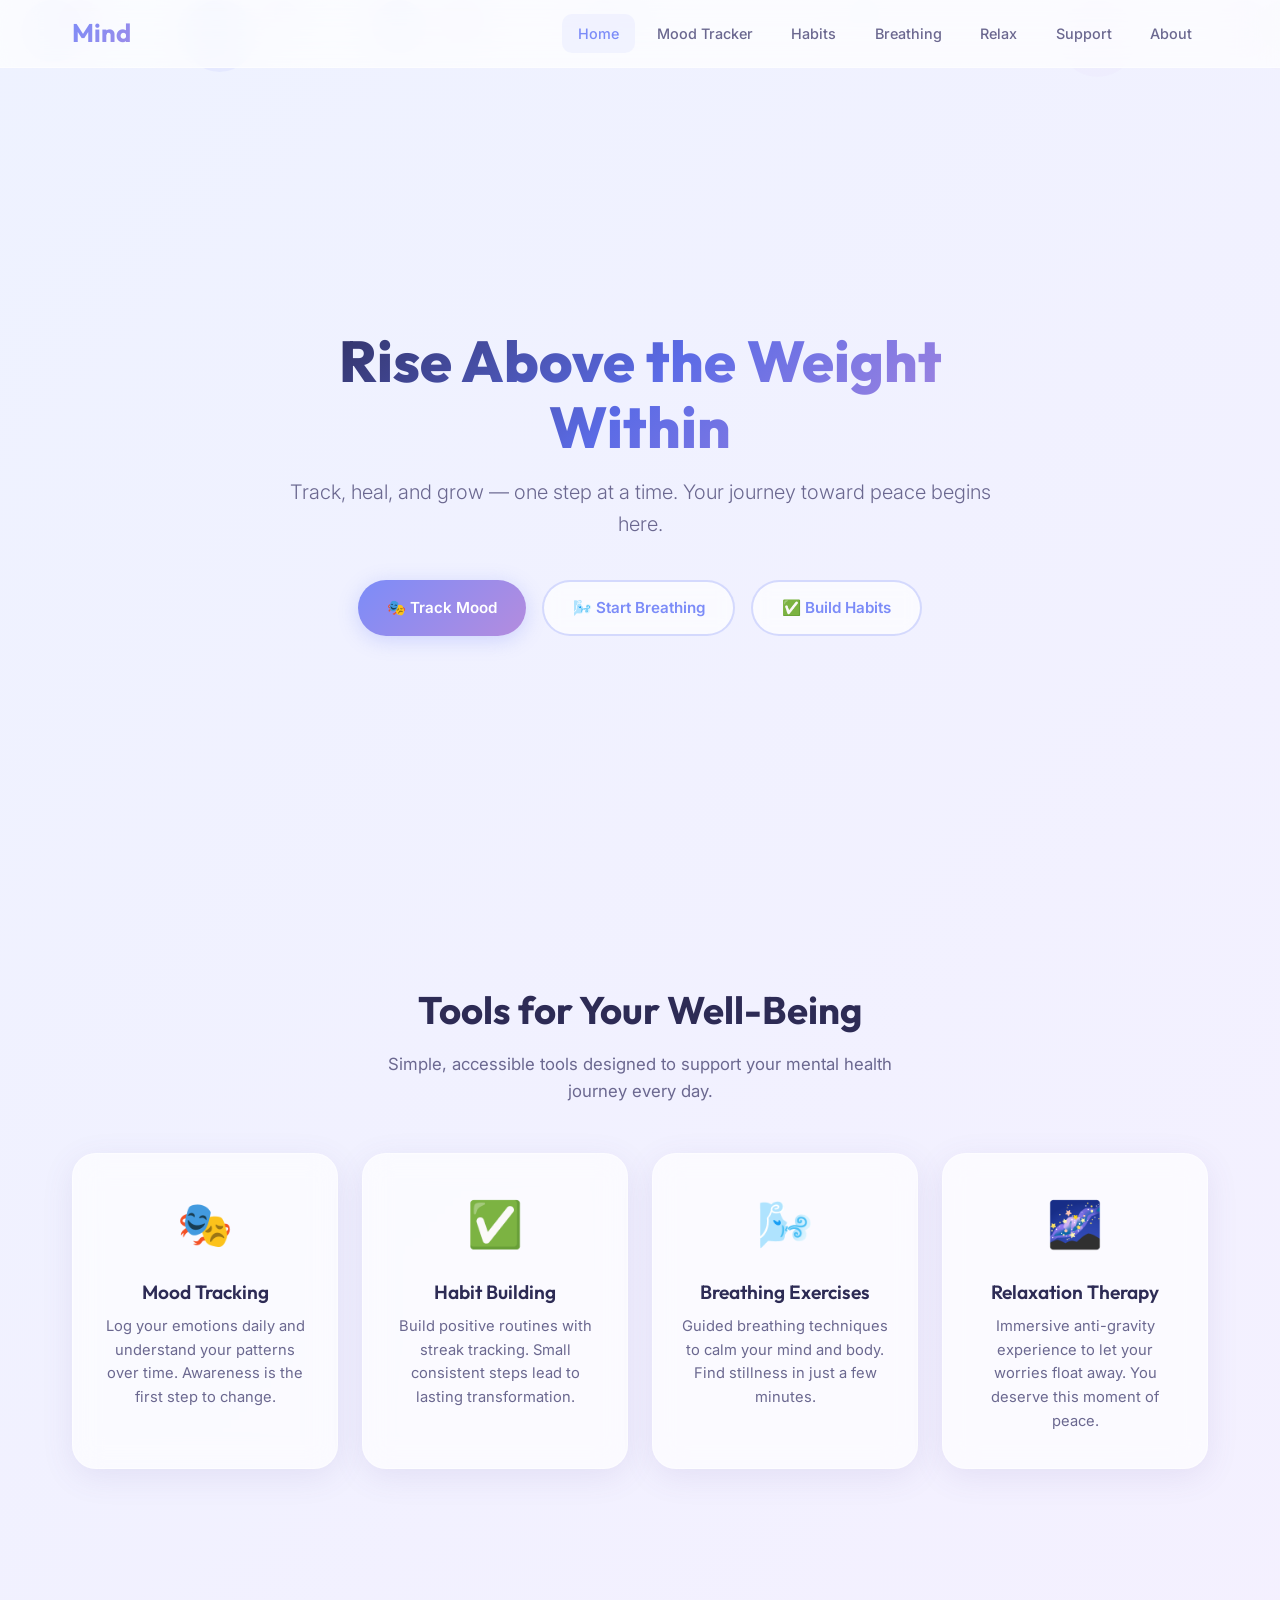
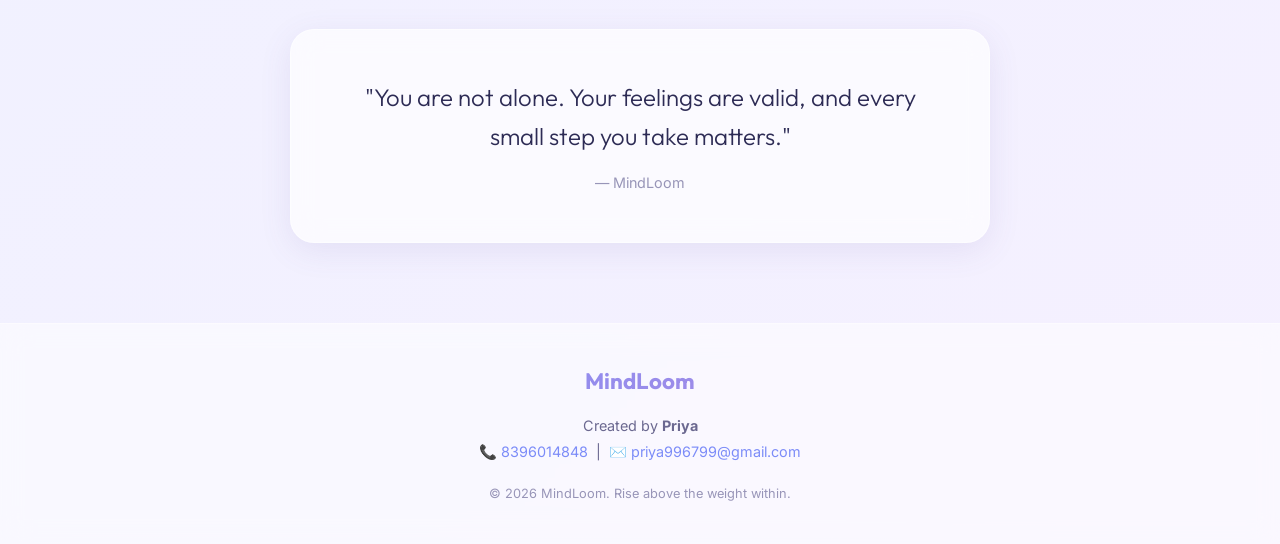
<file: index.html>
<!DOCTYPE html>
<html lang="en">
<head>
  <meta charset="UTF-8">
  <meta name="viewport" content="width=device-width, initial-scale=1.0">
  <meta name="description" content="MindLoom – Track, heal, and grow one step at a time. Tools for mood tracking, habit building, breathing exercises, and relaxation therapy.">
  <title>MindLoom – Rise Above the Weight Within</title>
  <link rel="stylesheet" href="style.css">
</head>
<body>

  <!-- Navigation -->
  <nav class="navbar" id="navbar">
    <div class="nav-container">
      <a href="index.html" class="nav-logo">Mind<span>Loom</span></a>
      <div class="nav-links" id="nav-links">
        <a href="index.html">Home</a>
        <a href="mood.html">Mood Tracker</a>
        <a href="habits.html">Habits</a>
        <a href="breathing.html">Breathing</a>
        <a href="relax.html">Relax</a>
        <a href="support.html">Support</a>
        <a href="about.html">About</a>
      </div>
      <button class="hamburger" id="hamburger" aria-label="Toggle menu">
        <span></span><span></span><span></span>
      </button>
    </div>
  </nav>
  <div class="nav-overlay" id="nav-overlay"></div>

  <!-- Hero Section -->
  <section class="hero" id="hero">
    <div class="hero-bg" id="hero-bg"></div>
    <div class="hero-content">
      <h1>Rise Above the Weight Within</h1>
      <p>Track, heal, and grow — one step at a time. Your journey toward peace begins here.</p>
      <div class="hero-buttons">
        <a href="mood.html" class="btn btn-primary">🎭 Track Mood</a>
        <a href="breathing.html" class="btn btn-outline">🌬️ Start Breathing</a>
        <a href="habits.html" class="btn btn-outline">✅ Build Habits</a>
      </div>
    </div>
  </section>

  <!-- Features Section -->
  <section class="section" id="features">
    <h2 class="section-title fade-in">Tools for Your Well-Being</h2>
    <p class="section-sub fade-in">Simple, accessible tools designed to support your mental health journey every day.</p>

    <div class="features-grid">
      <div class="feature-card fade-in">
        <div class="feature-icon">🎭</div>
        <h3>Mood Tracking</h3>
        <p>Log your emotions daily and understand your patterns over time. Awareness is the first step to change.</p>
      </div>
      <div class="feature-card fade-in">
        <div class="feature-icon">✅</div>
        <h3>Habit Building</h3>
        <p>Build positive routines with streak tracking. Small consistent steps lead to lasting transformation.</p>
      </div>
      <div class="feature-card fade-in">
        <div class="feature-icon">🌬️</div>
        <h3>Breathing Exercises</h3>
        <p>Guided breathing techniques to calm your mind and body. Find stillness in just a few minutes.</p>
      </div>
      <div class="feature-card fade-in">
        <div class="feature-icon">🌌</div>
        <h3>Relaxation Therapy</h3>
        <p>Immersive anti-gravity experience to let your worries float away. You deserve this moment of peace.</p>
      </div>
    </div>
  </section>

  <!-- Inspirational Quote -->
  <section class="section text-center fade-in">
    <div class="glass-card" style="max-width:700px;margin:0 auto;padding:3rem;">
      <p style="font-family:var(--font-display);font-size:1.5rem;font-weight:300;color:var(--text);line-height:1.6;">
        "You are not alone. Your feelings are valid, and every small step you take matters."
      </p>
      <p style="color:var(--text-muted);margin-top:1rem;font-size:0.9rem;">— MindLoom</p>
    </div>
  </section>

  <!-- Footer -->
  <footer class="footer">
    <div class="footer-content">
      <div class="footer-logo">MindLoom</div>
      <div class="footer-info">
        <p>Created by <strong>Priya</strong></p>
        <p>📞 <a href="tel:8396014848">8396014848</a> &nbsp;|&nbsp; ✉️ <a href="mailto:priya996799@gmail.com">priya996799@gmail.com</a></p>
      </div>
      <div class="footer-bottom">
        <p>&copy; 2026 MindLoom. Rise above the weight within.</p>
      </div>
    </div>
  </footer>

  <script src="script.js"></script>
</body>
</html>
</file>
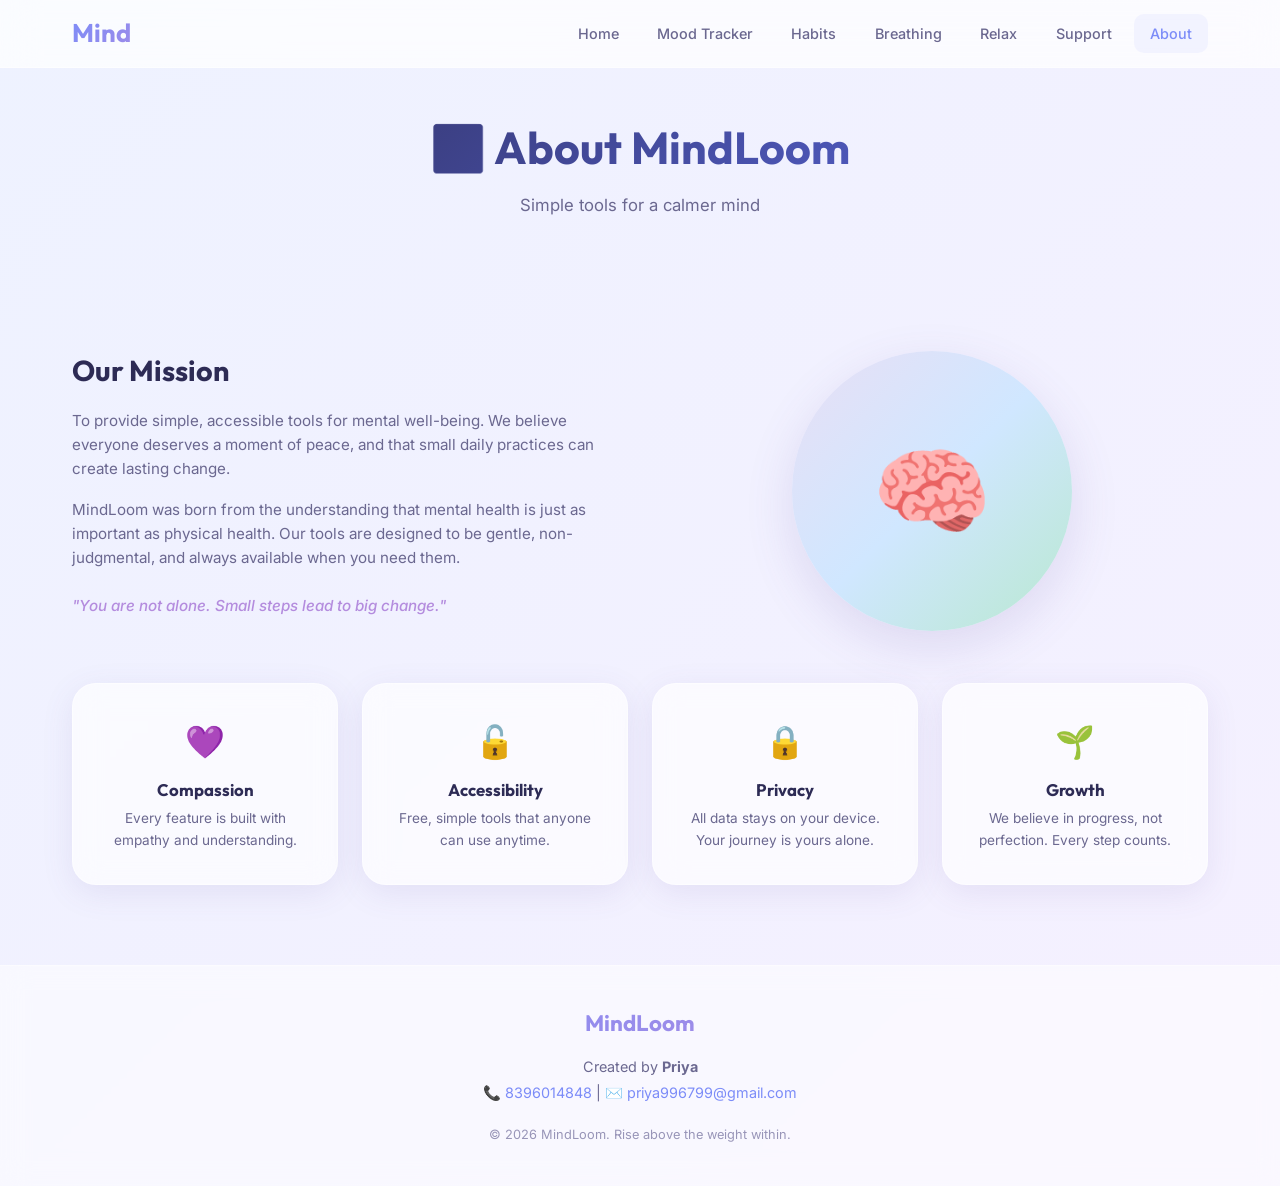
<file: about.html>
<!DOCTYPE html>
<html lang="en">
<head>
  <meta charset="UTF-8">
  <meta name="viewport" content="width=device-width, initial-scale=1.0">
  <meta name="description" content="About MindLoom – Our mission to provide simple, accessible tools for mental well-being.">
  <title>About – MindLoom</title>
  <link rel="stylesheet" href="style.css">
</head>
<body>
  <nav class="navbar" id="navbar">
    <div class="nav-container">
      <a href="index.html" class="nav-logo">Mind<span>Loom</span></a>
      <div class="nav-links" id="nav-links">
        <a href="index.html">Home</a>
        <a href="mood.html">Mood Tracker</a>
        <a href="habits.html">Habits</a>
        <a href="breathing.html">Breathing</a>
        <a href="relax.html">Relax</a>
        <a href="support.html">Support</a>
        <a href="about.html">About</a>
      </div>
      <button class="hamburger" id="hamburger" aria-label="Toggle menu"><span></span><span></span><span></span></button>
    </div>
  </nav>
  <div class="nav-overlay" id="nav-overlay"></div>

  <div class="page-header">
    <h1>ℹ️ About MindLoom</h1>
    <p>Simple tools for a calmer mind</p>
  </div>

  <section class="section">
    <div class="about-grid fade-in">
      <div class="about-text">
        <h2>Our Mission</h2>
        <p>To provide simple, accessible tools for mental well-being. We believe everyone deserves a moment of peace, and that small daily practices can create lasting change.</p>
        <p>MindLoom was born from the understanding that mental health is just as important as physical health. Our tools are designed to be gentle, non-judgmental, and always available when you need them.</p>
        <p style="font-style:italic;color:var(--accent);font-weight:500;margin-top:1.5rem;">
          "You are not alone. Small steps lead to big change."
        </p>
      </div>
      <div class="about-visual">
        <div class="about-illustration">🧠</div>
      </div>
    </div>

    <div class="values-grid fade-in">
      <div class="value-card"><div class="v-icon">💜</div><h3>Compassion</h3><p>Every feature is built with empathy and understanding.</p></div>
      <div class="value-card"><div class="v-icon">🔓</div><h3>Accessibility</h3><p>Free, simple tools that anyone can use anytime.</p></div>
      <div class="value-card"><div class="v-icon">🔒</div><h3>Privacy</h3><p>All data stays on your device. Your journey is yours alone.</p></div>
      <div class="value-card"><div class="v-icon">🌱</div><h3>Growth</h3><p>We believe in progress, not perfection. Every step counts.</p></div>
    </div>
  </section>

  <footer class="footer">
    <div class="footer-content">
      <div class="footer-logo">MindLoom</div>
      <div class="footer-info">
        <p>Created by <strong>Priya</strong></p>
        <p>📞 <a href="tel:8396014848">8396014848</a> | ✉️ <a href="mailto:priya996799@gmail.com">priya996799@gmail.com</a></p>
      </div>
      <div class="footer-bottom"><p>&copy; 2026 MindLoom. Rise above the weight within.</p></div>
    </div>
  </footer>
  <script src="script.js"></script>
</body>
</html>
</file>
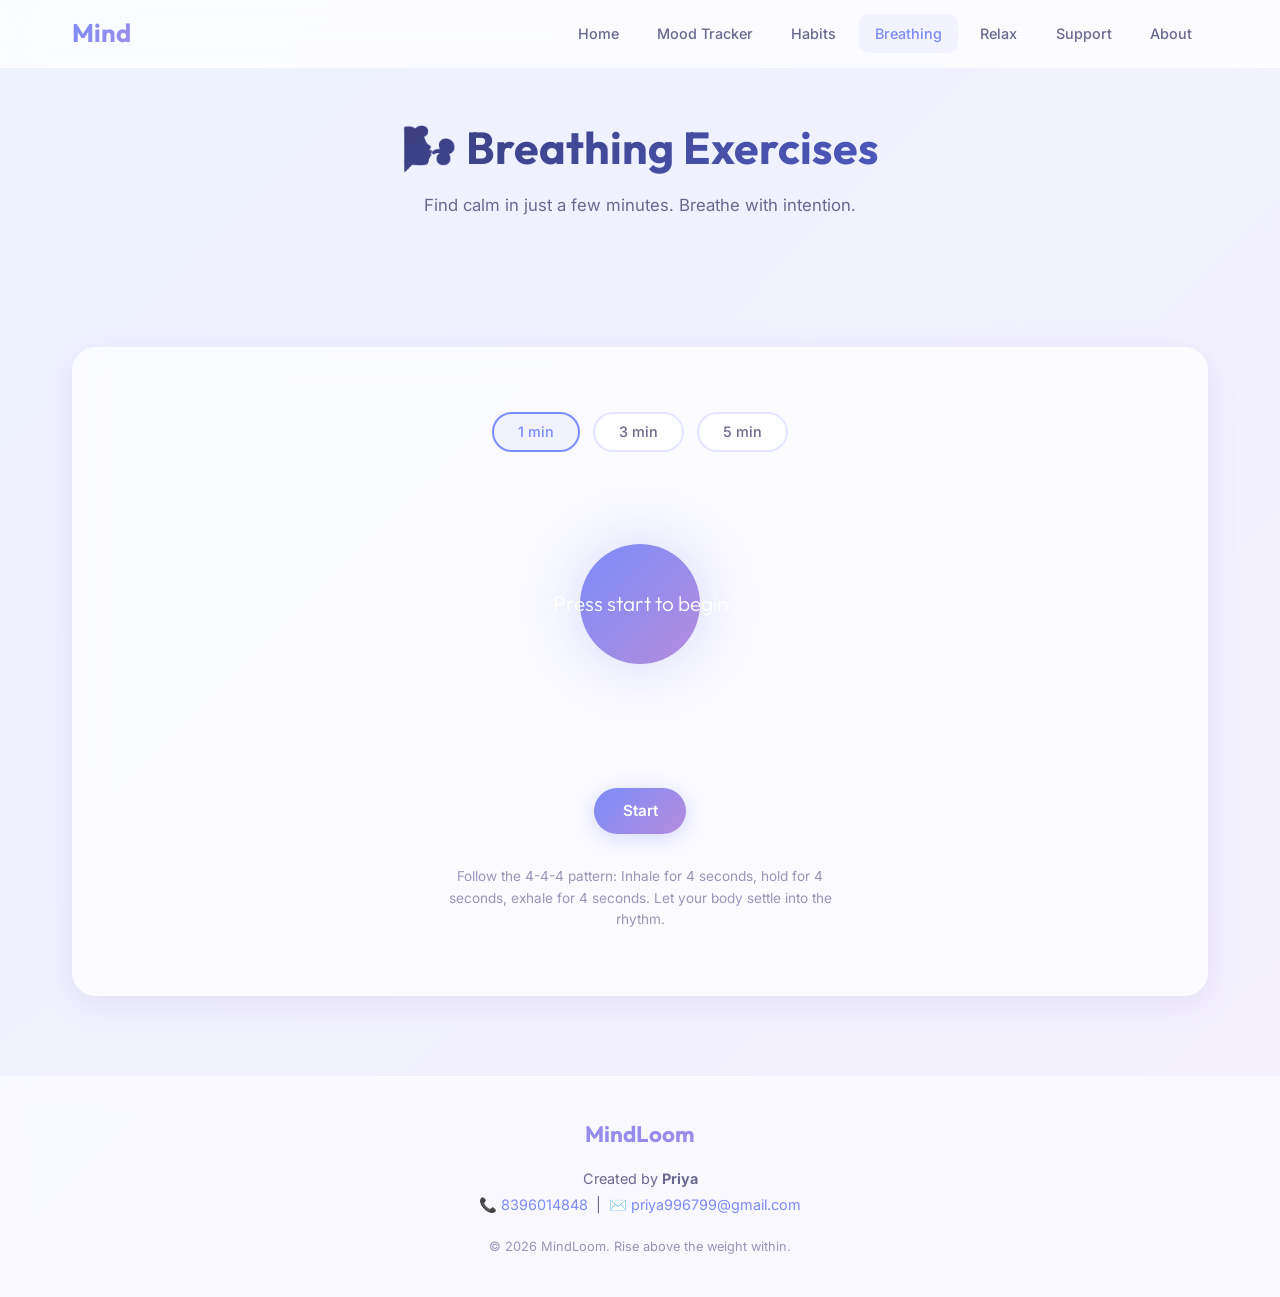
<file: breathing.html>
<!DOCTYPE html>
<html lang="en">
<head>
  <meta charset="UTF-8">
  <meta name="viewport" content="width=device-width, initial-scale=1.0">
  <meta name="description" content="MindLoom Breathing Exercises – Guided breathing techniques to calm your mind and reduce anxiety.">
  <title>Breathing Exercises – MindLoom</title>
  <link rel="stylesheet" href="style.css">
</head>
<body>
  <nav class="navbar" id="navbar">
    <div class="nav-container">
      <a href="index.html" class="nav-logo">Mind<span>Loom</span></a>
      <div class="nav-links" id="nav-links">
        <a href="index.html">Home</a>
        <a href="mood.html">Mood Tracker</a>
        <a href="habits.html">Habits</a>
        <a href="breathing.html">Breathing</a>
        <a href="relax.html">Relax</a>
        <a href="support.html">Support</a>
        <a href="about.html">About</a>
      </div>
      <button class="hamburger" id="hamburger" aria-label="Toggle menu"><span></span><span></span><span></span></button>
    </div>
  </nav>
  <div class="nav-overlay" id="nav-overlay"></div>

  <div class="page-header">
    <h1>🌬️ Breathing Exercises</h1>
    <p>Find calm in just a few minutes. Breathe with intention.</p>
  </div>

  <section class="section">
    <div class="glass-card fade-in">
      <div class="breathing-container">
        <div class="timer-options">
          <button class="timer-btn active" data-duration="60">1 min</button>
          <button class="timer-btn" data-duration="180">3 min</button>
          <button class="timer-btn" data-duration="300">5 min</button>
        </div>
        <div class="breathing-circle-wrap">
          <div class="breathing-circle" id="breathing-circle"></div>
          <span class="breathing-text" id="breathing-guide">Press start to begin</span>
        </div>
        <div class="breathing-timer" id="breathing-timer"></div>
        <button class="btn btn-primary" id="breathing-start">Start</button>
        <p style="color:var(--text-muted);font-size:0.85rem;text-align:center;max-width:400px;">
          Follow the 4-4-4 pattern: Inhale for 4 seconds, hold for 4 seconds, exhale for 4 seconds. Let your body settle into the rhythm.
        </p>
      </div>
    </div>
  </section>

  <footer class="footer">
    <div class="footer-content">
      <div class="footer-logo">MindLoom</div>
      <div class="footer-info">
        <p>Created by <strong>Priya</strong></p>
        <p>📞 <a href="tel:8396014848">8396014848</a> &nbsp;|&nbsp; ✉️ <a href="mailto:priya996799@gmail.com">priya996799@gmail.com</a></p>
      </div>
      <div class="footer-bottom"><p>&copy; 2026 MindLoom. Rise above the weight within.</p></div>
    </div>
  </footer>
  <script src="script.js"></script>
</body>
</html>
</file>
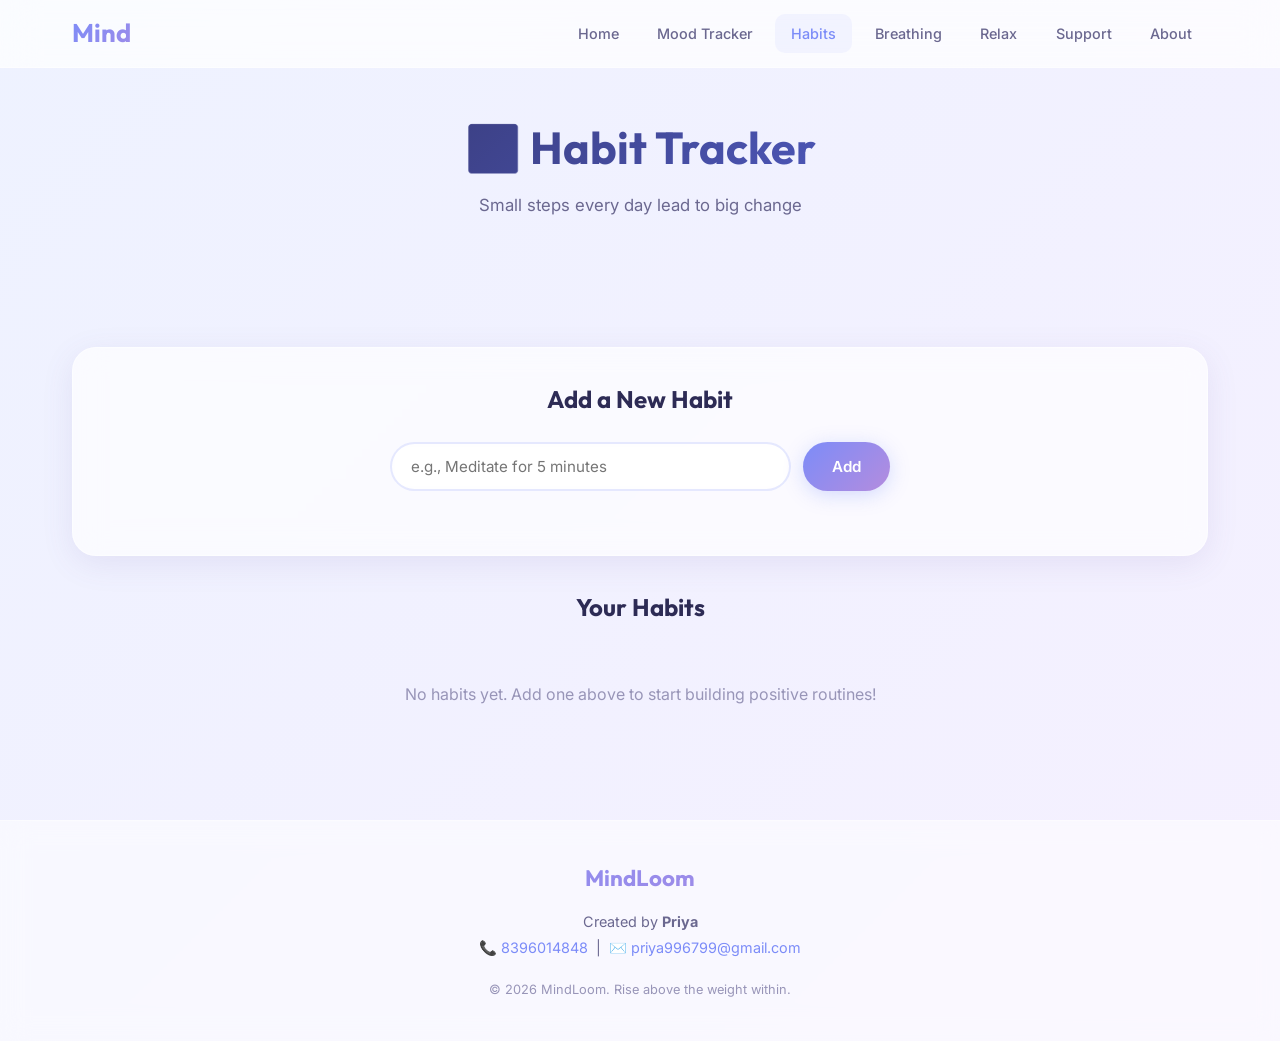
<file: habits.html>
<!DOCTYPE html>
<html lang="en">
<head>
  <meta charset="UTF-8">
  <meta name="viewport" content="width=device-width, initial-scale=1.0">
  <meta name="description" content="MindLoom Habit Tracker – Build positive daily routines and track your streaks.">
  <title>Habit Tracker – MindLoom</title>
  <link rel="stylesheet" href="style.css">
</head>
<body>
  <nav class="navbar" id="navbar">
    <div class="nav-container">
      <a href="index.html" class="nav-logo">Mind<span>Loom</span></a>
      <div class="nav-links" id="nav-links">
        <a href="index.html">Home</a>
        <a href="mood.html">Mood Tracker</a>
        <a href="habits.html">Habits</a>
        <a href="breathing.html">Breathing</a>
        <a href="relax.html">Relax</a>
        <a href="support.html">Support</a>
        <a href="about.html">About</a>
      </div>
      <button class="hamburger" id="hamburger" aria-label="Toggle menu"><span></span><span></span><span></span></button>
    </div>
  </nav>
  <div class="nav-overlay" id="nav-overlay"></div>

  <div class="page-header">
    <h1>✅ Habit Tracker</h1>
    <p>Small steps every day lead to big change</p>
  </div>

  <section class="section">
    <div class="glass-card fade-in">
      <h2 style="font-family:var(--font-display);text-align:center;margin-bottom:1.5rem;">Add a New Habit</h2>
      <div class="habit-input-group">
        <input type="text" id="habit-input" placeholder="e.g., Meditate for 5 minutes" maxlength="60">
        <button class="btn btn-primary" id="add-habit-btn">Add</button>
      </div>
    </div>
    <div class="fade-in mt-2">
      <h2 style="font-family:var(--font-display);text-align:center;margin-bottom:1.5rem;">Your Habits</h2>
      <div class="habit-list" id="habit-list"></div>
    </div>
  </section>

  <footer class="footer">
    <div class="footer-content">
      <div class="footer-logo">MindLoom</div>
      <div class="footer-info">
        <p>Created by <strong>Priya</strong></p>
        <p>📞 <a href="tel:8396014848">8396014848</a> &nbsp;|&nbsp; ✉️ <a href="mailto:priya996799@gmail.com">priya996799@gmail.com</a></p>
      </div>
      <div class="footer-bottom"><p>&copy; 2026 MindLoom. Rise above the weight within.</p></div>
    </div>
  </footer>
  <script src="script.js"></script>
</body>
</html>
</file>
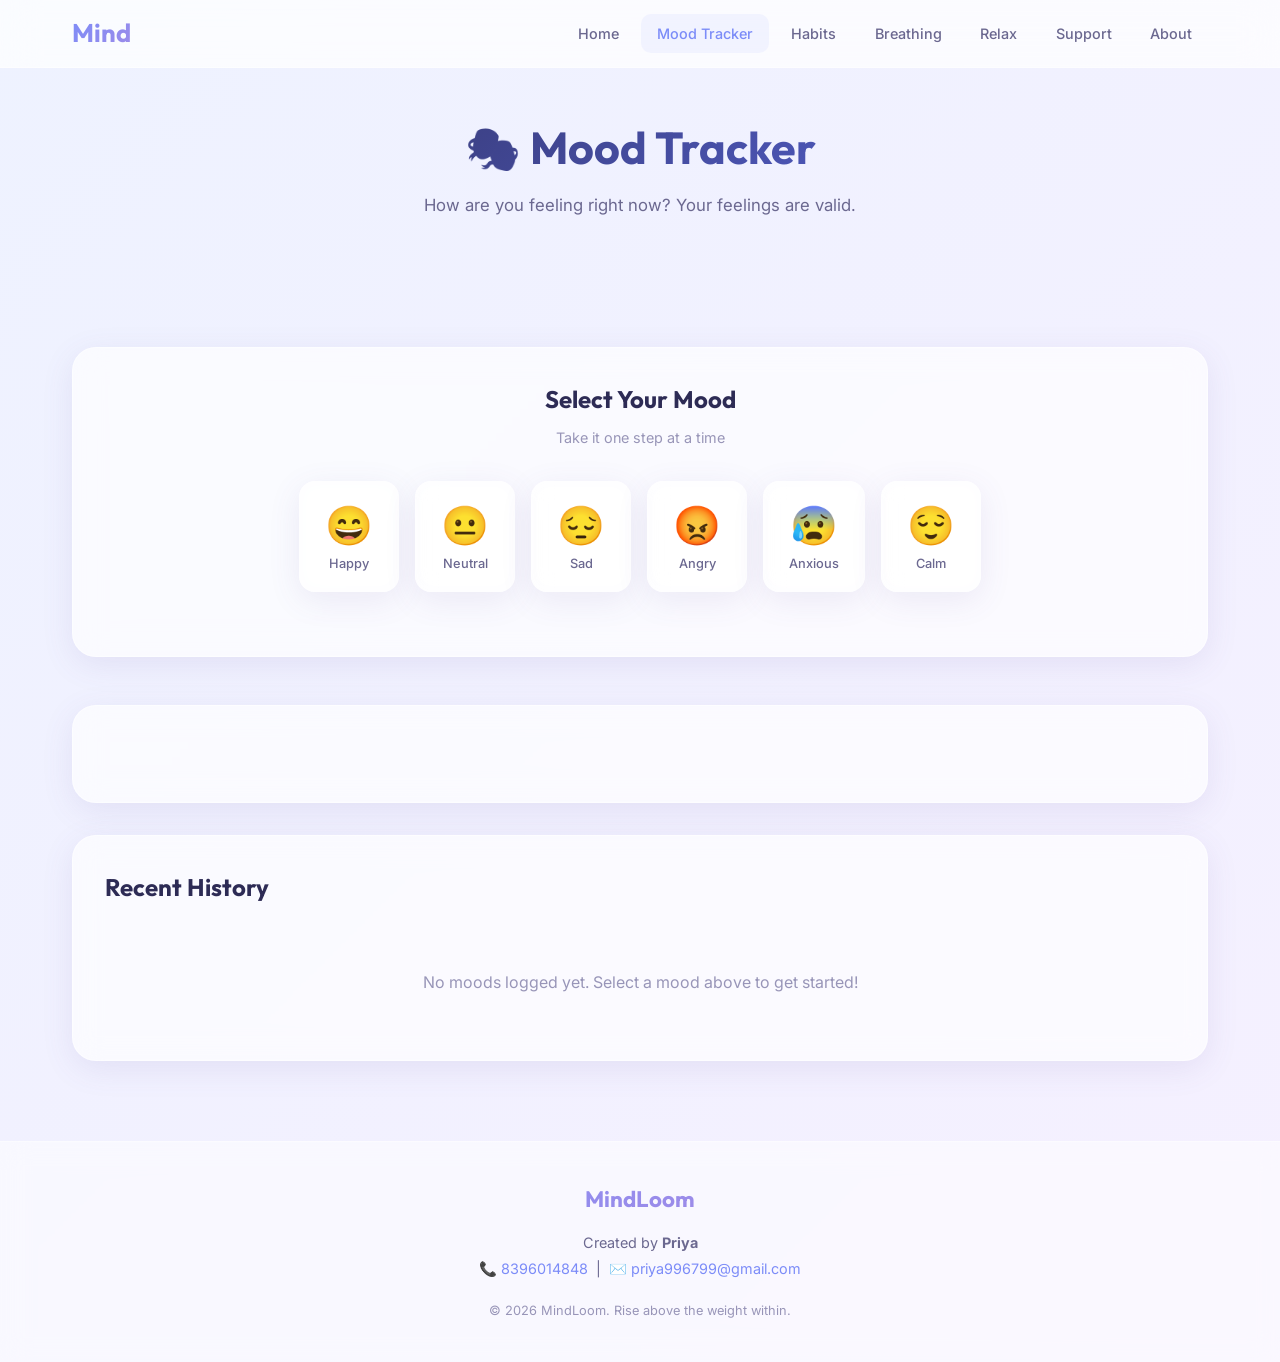
<file: mood.html>
<!DOCTYPE html>
<html lang="en">
<head>
  <meta charset="UTF-8">
  <meta name="viewport" content="width=device-width, initial-scale=1.0">
  <meta name="description" content="MindLoom Mood Tracker – Log your daily emotions and understand your patterns over time.">
  <title>Mood Tracker – MindLoom</title>
  <link rel="stylesheet" href="style.css">
</head>
<body>
  <nav class="navbar" id="navbar">
    <div class="nav-container">
      <a href="index.html" class="nav-logo">Mind<span>Loom</span></a>
      <div class="nav-links" id="nav-links">
        <a href="index.html">Home</a>
        <a href="mood.html">Mood Tracker</a>
        <a href="habits.html">Habits</a>
        <a href="breathing.html">Breathing</a>
        <a href="relax.html">Relax</a>
        <a href="support.html">Support</a>
        <a href="about.html">About</a>
      </div>
      <button class="hamburger" id="hamburger" aria-label="Toggle menu"><span></span><span></span><span></span></button>
    </div>
  </nav>
  <div class="nav-overlay" id="nav-overlay"></div>

  <div class="page-header">
    <h1>🎭 Mood Tracker</h1>
    <p>How are you feeling right now? Your feelings are valid.</p>
  </div>

  <section class="section">
    <div class="glass-card fade-in">
      <h2 style="font-family:var(--font-display);text-align:center;margin-bottom:0.5rem;">Select Your Mood</h2>
      <p style="text-align:center;color:var(--text-muted);margin-bottom:1rem;font-size:0.9rem;">Take it one step at a time</p>
      <div class="mood-selector" id="mood-selector"></div>
    </div>
    <div class="glass-card fade-in mt-3"><div class="mood-chart" id="mood-chart"></div></div>
    <div class="glass-card fade-in mt-2">
      <h2 style="font-family:var(--font-display);margin-bottom:1rem;">Recent History</h2>
      <div class="mood-history" id="mood-history"></div>
    </div>
  </section>

  <footer class="footer">
    <div class="footer-content">
      <div class="footer-logo">MindLoom</div>
      <div class="footer-info">
        <p>Created by <strong>Priya</strong></p>
        <p>📞 <a href="tel:8396014848">8396014848</a> &nbsp;|&nbsp; ✉️ <a href="mailto:priya996799@gmail.com">priya996799@gmail.com</a></p>
      </div>
      <div class="footer-bottom"><p>&copy; 2026 MindLoom. Rise above the weight within.</p></div>
    </div>
  </footer>
  <script src="script.js"></script>
</body>
</html>
</file>
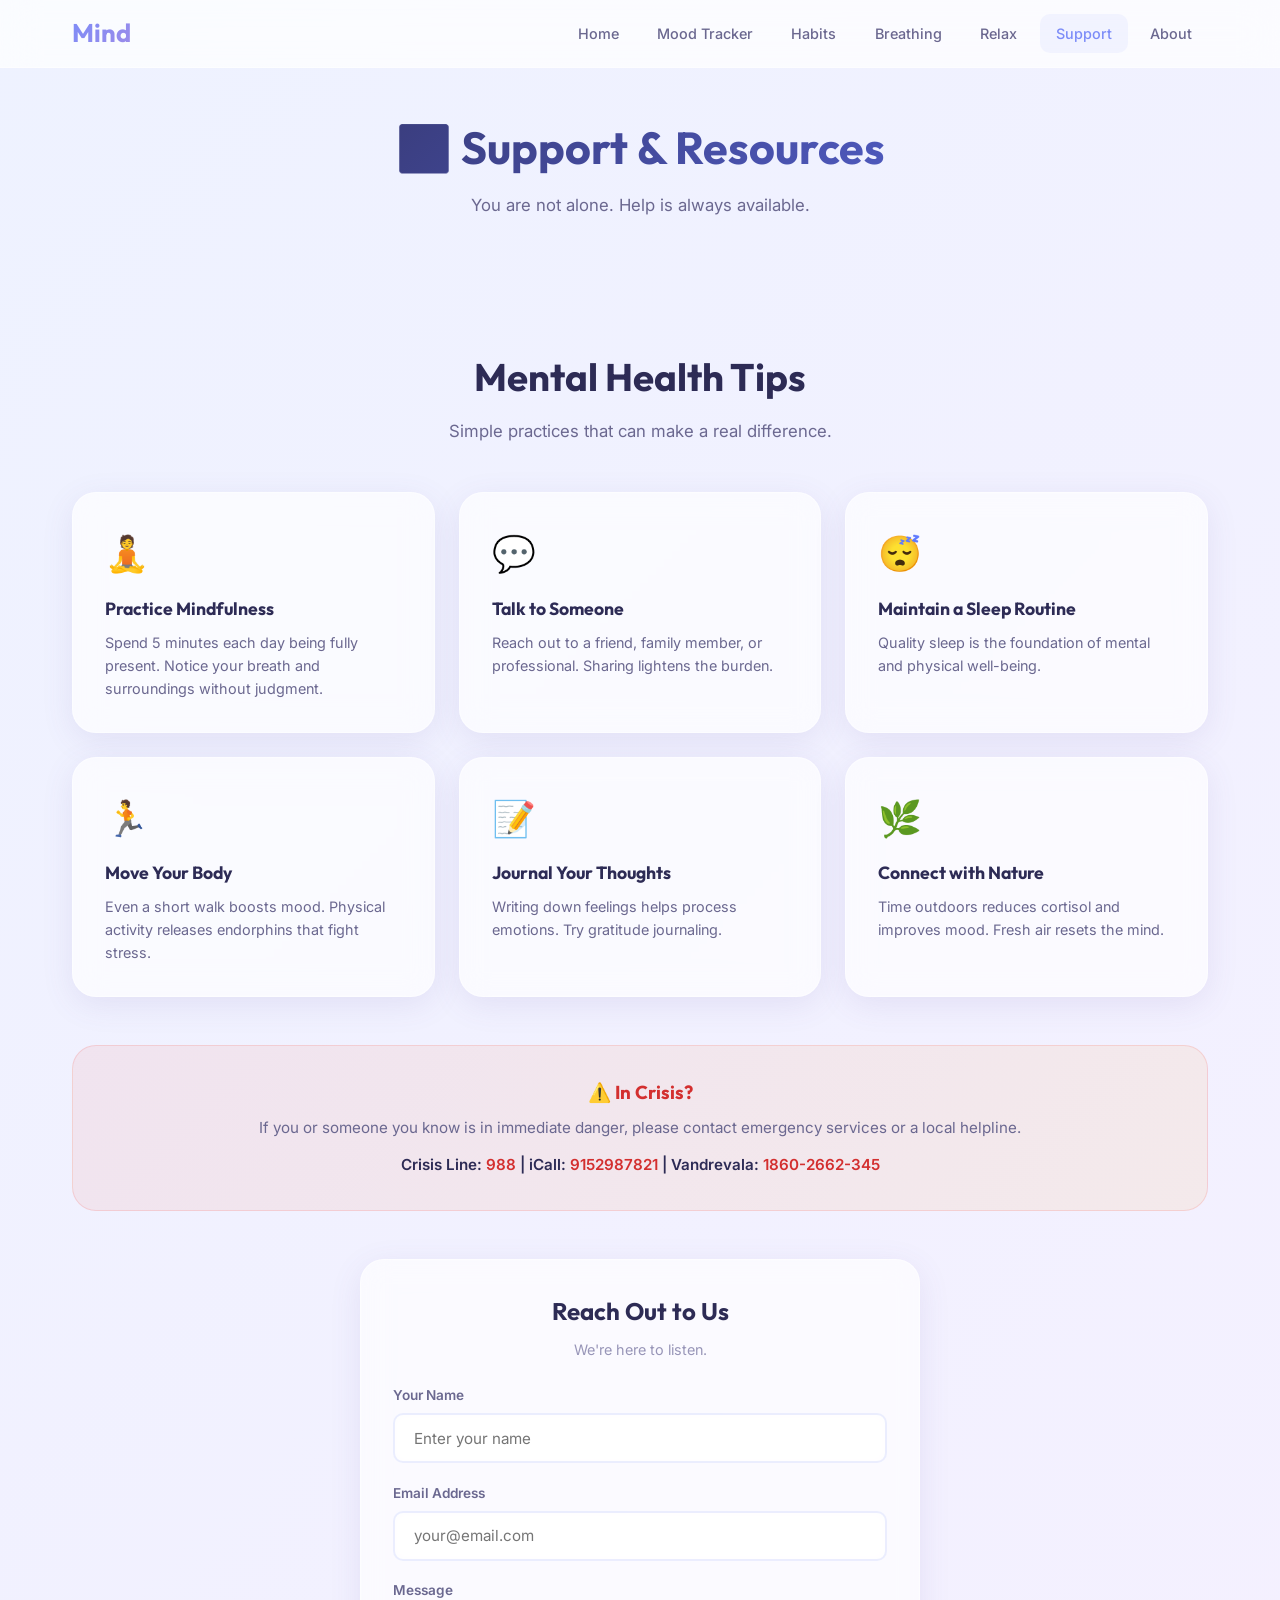
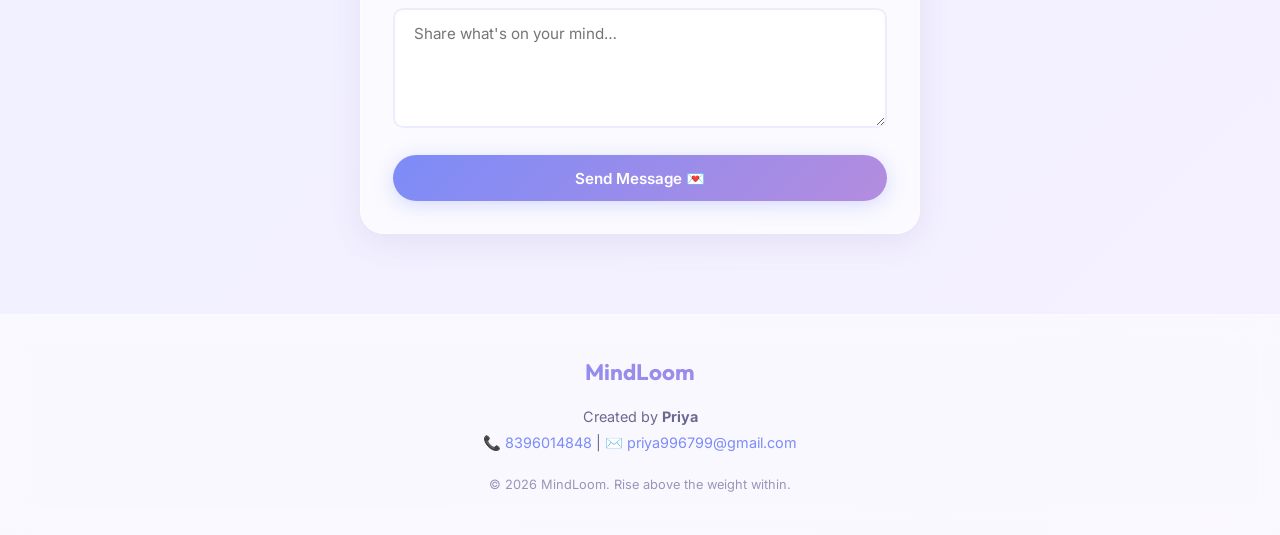
<file: support.html>
<!DOCTYPE html>
<html lang="en">
<head>
  <meta charset="UTF-8">
  <meta name="viewport" content="width=device-width, initial-scale=1.0">
  <meta name="description" content="MindLoom Support – Mental health tips, emergency resources, and a way to reach out.">
  <title>Support – MindLoom</title>
  <link rel="stylesheet" href="style.css">
</head>
<body>
  <nav class="navbar" id="navbar">
    <div class="nav-container">
      <a href="index.html" class="nav-logo">Mind<span>Loom</span></a>
      <div class="nav-links" id="nav-links">
        <a href="index.html">Home</a>
        <a href="mood.html">Mood Tracker</a>
        <a href="habits.html">Habits</a>
        <a href="breathing.html">Breathing</a>
        <a href="relax.html">Relax</a>
        <a href="support.html">Support</a>
        <a href="about.html">About</a>
      </div>
      <button class="hamburger" id="hamburger" aria-label="Toggle menu"><span></span><span></span><span></span></button>
    </div>
  </nav>
  <div class="nav-overlay" id="nav-overlay"></div>

  <div class="page-header">
    <h1>🆘 Support & Resources</h1>
    <p>You are not alone. Help is always available.</p>
  </div>

  <section class="section">
    <h2 class="section-title fade-in">Mental Health Tips</h2>
    <p class="section-sub fade-in">Simple practices that can make a real difference.</p>
    <div class="tips-grid">
      <div class="tip-card fade-in"><div class="tip-icon">🧘</div><h3>Practice Mindfulness</h3><p>Spend 5 minutes each day being fully present. Notice your breath and surroundings without judgment.</p></div>
      <div class="tip-card fade-in"><div class="tip-icon">💬</div><h3>Talk to Someone</h3><p>Reach out to a friend, family member, or professional. Sharing lightens the burden.</p></div>
      <div class="tip-card fade-in"><div class="tip-icon">😴</div><h3>Maintain a Sleep Routine</h3><p>Quality sleep is the foundation of mental and physical well-being.</p></div>
      <div class="tip-card fade-in"><div class="tip-icon">🏃</div><h3>Move Your Body</h3><p>Even a short walk boosts mood. Physical activity releases endorphins that fight stress.</p></div>
      <div class="tip-card fade-in"><div class="tip-icon">📝</div><h3>Journal Your Thoughts</h3><p>Writing down feelings helps process emotions. Try gratitude journaling.</p></div>
      <div class="tip-card fade-in"><div class="tip-icon">🌿</div><h3>Connect with Nature</h3><p>Time outdoors reduces cortisol and improves mood. Fresh air resets the mind.</p></div>
    </div>

    <div class="emergency-card fade-in">
      <h3>⚠️ In Crisis?</h3>
      <p>If you or someone you know is in immediate danger, please contact emergency services or a local helpline.</p>
      <p style="margin-top:0.8rem;font-weight:600;color:var(--text);">
        Crisis Line: <a href="tel:988" style="color:#d32f2f;">988</a> |
        iCall: <a href="tel:9152987821" style="color:#d32f2f;">9152987821</a> |
        Vandrevala: <a href="tel:18602662345" style="color:#d32f2f;">1860-2662-345</a>
      </p>
    </div>

    <div class="glass-card fade-in" style="max-width:560px;margin:0 auto;">
      <h2 style="font-family:var(--font-display);text-align:center;margin-bottom:0.5rem;">Reach Out to Us</h2>
      <p style="text-align:center;color:var(--text-muted);margin-bottom:1.5rem;font-size:0.9rem;">We're here to listen.</p>
      <form class="contact-form" onsubmit="event.preventDefault();alert('Thank you for reaching out. 💙');this.reset();">
        <div class="form-group">
          <label for="contact-name">Your Name</label>
          <input type="text" id="contact-name" placeholder="Enter your name" required>
        </div>
        <div class="form-group">
          <label for="contact-email">Email Address</label>
          <input type="email" id="contact-email" placeholder="your@email.com" required>
        </div>
        <div class="form-group">
          <label for="contact-message">Message</label>
          <textarea id="contact-message" placeholder="Share what's on your mind…" required></textarea>
        </div>
        <button type="submit" class="btn btn-primary" style="width:100%;justify-content:center;">Send Message 💌</button>
      </form>
    </div>
  </section>

  <footer class="footer">
    <div class="footer-content">
      <div class="footer-logo">MindLoom</div>
      <div class="footer-info">
        <p>Created by <strong>Priya</strong></p>
        <p>📞 <a href="tel:8396014848">8396014848</a> | ✉️ <a href="mailto:priya996799@gmail.com">priya996799@gmail.com</a></p>
      </div>
      <div class="footer-bottom"><p>&copy; 2026 MindLoom. Rise above the weight within.</p></div>
    </div>
  </footer>
  <script src="script.js"></script>
</body>
</html>
</file>
<file: style.css>
/* ============================================
   MindLoom â€“ Rise Above the Weight Within
   Core Stylesheet
   ============================================ */

/* ---------- Google Fonts ---------- */
@import url('https://fonts.googleapis.com/css2?family=Inter:wght@300;400;500;600;700;800&family=Outfit:wght@300;400;500;600;700&display=swap');

/* ---------- CSS Variables ---------- */
:root {
  --primary: #7c8cf8;
  --primary-dark: #5b6be6;
  --accent: #b48cde;
  --accent-light: #d4b8f0;
  --lavender: #e8dff5;
  --light-blue: #d0e7ff;
  --sky: #a8d8f0;
  --mint: #b8e8d0;
  --pink: #f0c8d8;
  --bg-start: #eef2ff;
  --bg-end: #f5f0ff;
  --card-bg: rgba(255,255,255,0.65);
  --card-border: rgba(255,255,255,0.45);
  --text: #2d2b55;
  --text-light: #6b6890;
  --text-muted: #9895b8;
  --white: #ffffff;
  --shadow: 0 8px 32px rgba(100,80,160,0.10);
  --shadow-lg: 0 16px 48px rgba(100,80,160,0.15);
  --radius: 16px;
  --radius-sm: 10px;
  --radius-xl: 24px;
  --transition: 0.3s cubic-bezier(0.4,0,0.2,1);
  --font-main: 'Inter', sans-serif;
  --font-display: 'Outfit', sans-serif;
}

/* ---------- Reset ---------- */
*,*::before,*::after { box-sizing: border-box; margin: 0; padding: 0; }
html { scroll-behavior: smooth; }
body {
  font-family: var(--font-main);
  color: var(--text);
  background: linear-gradient(135deg, var(--bg-start), var(--bg-end));
  min-height: 100vh;
  line-height: 1.6;
  overflow-x: hidden;
}
a { text-decoration: none; color: inherit; }
ul { list-style: none; }
img { max-width: 100%; display: block; }
button { cursor: pointer; border: none; font-family: inherit; }
input, textarea { font-family: inherit; }

/* ---------- Scrollbar ---------- */
::-webkit-scrollbar { width: 8px; }
::-webkit-scrollbar-track { background: var(--bg-start); }
::-webkit-scrollbar-thumb { background: var(--accent-light); border-radius: 4px; }

/* ---------- Navigation ---------- */
.navbar {
  position: fixed; top: 0; left: 0; width: 100%; z-index: 1000;
  background: rgba(255,255,255,0.72);
  backdrop-filter: blur(18px); -webkit-backdrop-filter: blur(18px);
  border-bottom: 1px solid rgba(255,255,255,0.5);
  transition: var(--transition);
}
.navbar.scrolled {
  background: rgba(255,255,255,0.92);
  box-shadow: 0 2px 24px rgba(100,80,160,0.08);
}
.nav-container {
  max-width: 1200px; margin: 0 auto;
  display: flex; align-items: center; justify-content: space-between;
  padding: 0.8rem 2rem;
}
.nav-logo {
  font-family: var(--font-display);
  font-size: 1.6rem; font-weight: 700;
  background: linear-gradient(135deg, var(--primary), var(--accent));
  -webkit-background-clip: text; -webkit-text-fill-color: transparent;
  background-clip: text;
}
.nav-logo span { font-weight: 300; opacity: 0.7; }
.nav-links { display: flex; gap: 0.4rem; align-items: center; }
.nav-links a {
  padding: 0.5rem 1rem; border-radius: var(--radius-sm);
  font-size: 0.9rem; font-weight: 500; color: var(--text-light);
  transition: var(--transition); position: relative;
}
.nav-links a:hover, .nav-links a.active {
  color: var(--primary); background: rgba(124,140,248,0.08);
}
.hamburger {
  display: none; flex-direction: column; gap: 5px;
  background: none; padding: 4px;
}
.hamburger span {
  width: 24px; height: 2.5px; background: var(--text);
  border-radius: 2px; transition: var(--transition);
}
.hamburger.active span:nth-child(1) { transform: rotate(45deg) translate(5px,5px); }
.hamburger.active span:nth-child(2) { opacity: 0; }
.hamburger.active span:nth-child(3) { transform: rotate(-45deg) translate(5px,-5px); }

/* ---------- Hero Section ---------- */
.hero {
  min-height: 100vh; display: flex; align-items: center; justify-content: center;
  text-align: center; padding: 8rem 2rem 4rem;
  position: relative; overflow: hidden;
}
.hero-bg {
  position: absolute; inset: 0; z-index: 0; overflow: hidden;
}
.hero-content { position: relative; z-index: 2; max-width: 720px; }
.hero h1 {
  font-family: var(--font-display);
  font-size: clamp(2.4rem, 5vw, 3.6rem);
  font-weight: 800; line-height: 1.15;
  background: linear-gradient(135deg, var(--text), var(--primary-dark), var(--accent));
  -webkit-background-clip: text; -webkit-text-fill-color: transparent;
  background-clip: text; margin-bottom: 1rem;
}
.hero p {
  font-size: clamp(1rem, 2vw, 1.25rem);
  color: var(--text-light); margin-bottom: 2.5rem; font-weight: 300;
}
.hero-buttons { display: flex; gap: 1rem; justify-content: center; flex-wrap: wrap; }

/* ---------- Buttons ---------- */
.btn {
  display: inline-flex; align-items: center; gap: 0.5rem;
  padding: 0.85rem 1.8rem; border-radius: 50px;
  font-size: 0.95rem; font-weight: 600;
  transition: var(--transition); position: relative; overflow: hidden;
}
.btn-primary {
  background: linear-gradient(135deg, var(--primary), var(--accent));
  color: var(--white); box-shadow: 0 4px 20px rgba(124,140,248,0.3);
}
.btn-primary:hover {
  transform: translateY(-2px);
  box-shadow: 0 8px 30px rgba(124,140,248,0.45);
}
.btn-outline {
  background: var(--card-bg); color: var(--primary);
  border: 2px solid rgba(124,140,248,0.3);
  backdrop-filter: blur(8px);
}
.btn-outline:hover {
  background: rgba(124,140,248,0.08);
  border-color: var(--primary); transform: translateY(-2px);
}

/* ---------- Floating Particles ---------- */
.particle {
  position: absolute; border-radius: 50%; pointer-events: none;
  opacity: 0.35;
}
@keyframes floatUp {
  0%   { transform: translateY(100vh) scale(0); opacity: 0; }
  10%  { opacity: 0.35; }
  90%  { opacity: 0.35; }
  100% { transform: translateY(-10vh) scale(1); opacity: 0; }
}

/* ---------- Sections ---------- */
.section {
  padding: 5rem 2rem; max-width: 1200px; margin: 0 auto;
}
.section-title {
  font-family: var(--font-display);
  font-size: clamp(1.8rem, 3vw, 2.4rem);
  font-weight: 700; text-align: center; margin-bottom: 0.6rem;
  color: var(--text);
}
.section-sub {
  text-align: center; color: var(--text-light);
  max-width: 560px; margin: 0 auto 3rem; font-size: 1.05rem;
}

/* ---------- Feature Cards ---------- */
.features-grid {
  display: grid;
  grid-template-columns: repeat(auto-fit, minmax(250px, 1fr));
  gap: 1.5rem;
}
.feature-card {
  background: var(--card-bg);
  backdrop-filter: blur(14px);
  border: 1px solid var(--card-border);
  border-radius: var(--radius-xl);
  padding: 2.2rem 1.8rem;
  text-align: center;
  transition: var(--transition);
  box-shadow: var(--shadow);
}
.feature-card:hover {
  transform: translateY(-6px);
  box-shadow: var(--shadow-lg);
}
.feature-icon {
  font-size: 2.8rem; margin-bottom: 1rem;
  display: inline-block;
  animation: gentleBounce 3s ease-in-out infinite;
}
@keyframes gentleBounce {
  0%,100% { transform: translateY(0); }
  50% { transform: translateY(-6px); }
}
.feature-card h3 {
  font-family: var(--font-display);
  font-size: 1.2rem; margin-bottom: 0.5rem; font-weight: 600;
}
.feature-card p { color: var(--text-light); font-size: 0.92rem; }

/* ---------- Glass Card ---------- */
.glass-card {
  background: var(--card-bg);
  backdrop-filter: blur(14px);
  border: 1px solid var(--card-border);
  border-radius: var(--radius-xl);
  padding: 2rem;
  box-shadow: var(--shadow);
}

/* ---------- Page Header ---------- */
.page-header {
  padding: 7rem 2rem 3rem; text-align: center;
  position: relative; overflow: hidden;
}
.page-header h1 {
  font-family: var(--font-display);
  font-size: clamp(2rem, 4vw, 2.8rem);
  font-weight: 700;
  background: linear-gradient(135deg, var(--text), var(--primary-dark));
  -webkit-background-clip: text; -webkit-text-fill-color: transparent;
  background-clip: text;
}
.page-header p {
  color: var(--text-light); margin-top: 0.5rem;
  font-size: 1.05rem; max-width: 500px; margin-left: auto; margin-right: auto;
}

/* ---------- Mood Tracker ---------- */
.mood-selector {
  display: flex; gap: 1rem; justify-content: center; flex-wrap: wrap;
  margin: 2rem 0;
}
.mood-btn {
  display: flex; flex-direction: column; align-items: center; gap: 0.4rem;
  padding: 1.2rem 1.5rem; border-radius: var(--radius);
  background: var(--card-bg); border: 2px solid transparent;
  backdrop-filter: blur(10px);
  transition: var(--transition); cursor: pointer;
  box-shadow: var(--shadow);
}
.mood-btn:hover { transform: translateY(-4px); border-color: var(--primary); }
.mood-btn.selected { border-color: var(--primary); background: rgba(124,140,248,0.12); }
.mood-btn .emoji { font-size: 2.4rem; }
.mood-btn .label { font-size: 0.8rem; font-weight: 500; color: var(--text-light); }
.mood-history { margin-top: 2rem; }
.mood-entry {
  display: flex; align-items: center; gap: 1rem;
  padding: 0.8rem 1.2rem; border-radius: var(--radius-sm);
  background: rgba(255,255,255,0.5); margin-bottom: 0.5rem;
  transition: var(--transition);
}
.mood-entry:hover { background: rgba(255,255,255,0.8); }
.mood-entry .date { font-size: 0.85rem; color: var(--text-muted); min-width: 120px; }
.mood-entry .mood-emoji { font-size: 1.5rem; }
.mood-entry .mood-label { font-size: 0.9rem; color: var(--text-light); }
.mood-chart { margin-top: 2rem; }
.mood-bar-row {
  display: flex; align-items: center; gap: 0.8rem; margin-bottom: 0.6rem;
}
.mood-bar-label { min-width: 80px; font-size: 0.85rem; color: var(--text-light); }
.mood-bar-track {
  flex: 1; height: 20px; background: rgba(255,255,255,0.5);
  border-radius: 10px; overflow: hidden;
}
.mood-bar-fill {
  height: 100%; border-radius: 10px;
  transition: width 0.6s ease;
}
.mood-bar-count { min-width: 30px; font-size: 0.85rem; color: var(--text-muted); text-align: right; }

/* ---------- Habit Tracker ---------- */
.habit-input-group {
  display: flex; gap: 0.8rem; margin-bottom: 2rem; max-width: 500px; margin-left: auto; margin-right: auto;
}
.habit-input-group input {
  flex: 1; padding: 0.8rem 1.2rem; border-radius: 50px;
  border: 2px solid rgba(124,140,248,0.2);
  background: var(--card-bg); backdrop-filter: blur(8px);
  font-size: 0.95rem; color: var(--text);
  outline: none; transition: var(--transition);
}
.habit-input-group input:focus { border-color: var(--primary); }
.habit-list { max-width: 600px; margin: 0 auto; }
.habit-item {
  display: flex; align-items: center; gap: 1rem;
  padding: 1rem 1.4rem; border-radius: var(--radius);
  background: var(--card-bg); backdrop-filter: blur(10px);
  border: 1px solid var(--card-border);
  margin-bottom: 0.8rem; transition: var(--transition);
  box-shadow: var(--shadow);
}
.habit-item:hover { transform: translateX(4px); }
.habit-checkbox {
  width: 22px; height: 22px; border-radius: 6px;
  border: 2px solid var(--accent-light); background: transparent;
  display: flex; align-items: center; justify-content: center;
  cursor: pointer; transition: var(--transition); flex-shrink: 0;
}
.habit-checkbox.checked {
  background: linear-gradient(135deg, var(--primary), var(--accent));
  border-color: var(--primary);
}
.habit-checkbox.checked::after {
  content: 'âœ“'; color: white; font-size: 0.75rem; font-weight: 700;
}
.habit-name { flex: 1; font-size: 0.95rem; }
.habit-item.completed .habit-name {
  text-decoration: line-through; color: var(--text-muted);
}
.habit-streak {
  font-size: 0.8rem; color: var(--accent);
  font-weight: 600; white-space: nowrap;
}
.habit-delete {
  background: none; color: var(--text-muted);
  font-size: 1.1rem; transition: var(--transition);
  padding: 4px 8px; border-radius: 6px;
}
.habit-delete:hover { color: #e74c3c; background: rgba(231,76,60,0.08); }

/* ---------- Breathing ---------- */
.breathing-container {
  display: flex; flex-direction: column; align-items: center;
  gap: 2rem; padding: 2rem 0;
}
.breathing-circle-wrap {
  position: relative; width: 240px; height: 240px;
  display: flex; align-items: center; justify-content: center;
}
.breathing-circle {
  width: 120px; height: 120px; border-radius: 50%;
  background: linear-gradient(135deg, var(--primary), var(--accent));
  box-shadow: 0 0 60px rgba(124,140,248,0.3);
  transition: all 4s ease-in-out;
  display: flex; align-items: center; justify-content: center;
}
.breathing-circle.inhale {
  width: 220px; height: 220px;
  box-shadow: 0 0 80px rgba(124,140,248,0.5);
}
.breathing-circle.hold {
  width: 220px; height: 220px;
  box-shadow: 0 0 80px rgba(180,140,222,0.5);
}
.breathing-circle.exhale {
  width: 120px; height: 120px;
  box-shadow: 0 0 40px rgba(124,140,248,0.2);
}
.breathing-text {
  font-family: var(--font-display);
  font-size: 1.3rem; font-weight: 300; color: var(--white);
  text-align: center; z-index: 2; pointer-events: none;
  position: absolute;
}
.breathing-guide {
  font-family: var(--font-display);
  font-size: 1.6rem; font-weight: 300; color: var(--text-light);
  min-height: 2.5rem;
}
.timer-options { display: flex; gap: 0.8rem; flex-wrap: wrap; }
.timer-btn {
  padding: 0.6rem 1.5rem; border-radius: 50px;
  background: var(--card-bg); border: 2px solid rgba(124,140,248,0.2);
  color: var(--text-light); font-weight: 500; font-size: 0.9rem;
  transition: var(--transition);
}
.timer-btn:hover, .timer-btn.active {
  border-color: var(--primary); color: var(--primary);
  background: rgba(124,140,248,0.08);
}
.breathing-timer {
  font-size: 1.1rem; color: var(--text-muted); font-weight: 500;
}

/* ---------- Relax Page ---------- */
.relax-wrapper {
  min-height: 100vh; position: relative; overflow: hidden;
  display: flex; align-items: center; justify-content: center;
  background: linear-gradient(180deg, #1a1040 0%, #2d1b69 30%, #4a2c8a 60%, #7c5cbf 100%);
}
.relax-content {
  text-align: center; z-index: 2; padding: 2rem;
  max-width: 600px;
}
.relax-content h2 {
  font-family: var(--font-display);
  font-size: clamp(1.6rem, 3vw, 2.2rem);
  color: rgba(255,255,255,0.9); font-weight: 300;
  margin-bottom: 1rem; line-height: 1.5;
}
.relax-content p {
  color: rgba(255,255,255,0.6); font-size: 1.05rem;
  margin-bottom: 2rem; font-weight: 300;
}
.music-toggle {
  padding: 0.8rem 2rem; border-radius: 50px;
  background: rgba(255,255,255,0.1); color: rgba(255,255,255,0.8);
  border: 1px solid rgba(255,255,255,0.2);
  font-size: 0.95rem; font-weight: 500;
  transition: var(--transition); backdrop-filter: blur(8px);
}
.music-toggle:hover {
  background: rgba(255,255,255,0.2);
}
.relax-particle {
  position: absolute; border-radius: 50%; pointer-events: none;
  background: rgba(255,255,255,0.15);
}

/* ---------- Support Page ---------- */
.tips-grid {
  display: grid; grid-template-columns: repeat(auto-fit, minmax(280px, 1fr));
  gap: 1.5rem; margin-bottom: 3rem;
}
.tip-card {
  background: var(--card-bg); backdrop-filter: blur(14px);
  border: 1px solid var(--card-border);
  border-radius: var(--radius-xl); padding: 2rem;
  box-shadow: var(--shadow); transition: var(--transition);
}
.tip-card:hover { transform: translateY(-4px); box-shadow: var(--shadow-lg); }
.tip-card .tip-icon { font-size: 2.2rem; margin-bottom: 0.8rem; }
.tip-card h3 {
  font-family: var(--font-display);
  font-size: 1.1rem; margin-bottom: 0.5rem;
}
.tip-card p { color: var(--text-light); font-size: 0.9rem; }
.emergency-card {
  background: linear-gradient(135deg, rgba(244,67,54,0.08), rgba(255,152,0,0.08));
  border: 1px solid rgba(244,67,54,0.15);
  border-radius: var(--radius-xl); padding: 2rem;
  text-align: center; margin-bottom: 3rem;
}
.emergency-card h3 { color: #d32f2f; font-family: var(--font-display); margin-bottom: 0.5rem; }
.emergency-card p { color: var(--text-light); font-size: 0.95rem; }
.contact-form {
  max-width: 520px; margin: 0 auto;
}
.form-group { margin-bottom: 1.2rem; }
.form-group label {
  display: block; font-size: 0.85rem; font-weight: 600;
  color: var(--text-light); margin-bottom: 0.4rem;
}
.form-group input, .form-group textarea {
  width: 100%; padding: 0.85rem 1.2rem;
  border-radius: var(--radius-sm);
  border: 2px solid rgba(124,140,248,0.15);
  background: var(--card-bg); backdrop-filter: blur(8px);
  font-size: 0.95rem; color: var(--text);
  outline: none; transition: var(--transition);
}
.form-group input:focus, .form-group textarea:focus {
  border-color: var(--primary);
}
.form-group textarea { resize: vertical; min-height: 120px; }

/* ---------- About Page ---------- */
.about-grid {
  display: grid; grid-template-columns: 1fr 1fr; gap: 2rem;
  align-items: center;
}
.about-text h2 {
  font-family: var(--font-display); font-size: 1.8rem;
  margin-bottom: 1rem; font-weight: 700;
}
.about-text p {
  color: var(--text-light); margin-bottom: 1rem; font-size: 0.95rem;
}
.about-visual {
  display: flex; align-items: center; justify-content: center;
}
.about-illustration {
  width: 280px; height: 280px; border-radius: 50%;
  background: linear-gradient(135deg, var(--lavender), var(--light-blue), var(--mint));
  display: flex; align-items: center; justify-content: center;
  font-size: 6rem; box-shadow: var(--shadow-lg);
  animation: gentleBounce 4s ease-in-out infinite;
}
.values-grid {
  display: grid; grid-template-columns: repeat(auto-fit, minmax(220px, 1fr));
  gap: 1.5rem; margin-top: 3rem;
}
.value-card {
  text-align: center; padding: 2rem 1.5rem;
  background: var(--card-bg); backdrop-filter: blur(14px);
  border: 1px solid var(--card-border);
  border-radius: var(--radius-xl); box-shadow: var(--shadow);
  transition: var(--transition);
}
.value-card:hover { transform: translateY(-4px); }
.value-card .v-icon { font-size: 2rem; margin-bottom: 0.6rem; }
.value-card h3 { font-family: var(--font-display); font-size: 1.05rem; margin-bottom: 0.3rem; }
.value-card p { color: var(--text-light); font-size: 0.85rem; }

/* ---------- Footer ---------- */
.footer {
  background: rgba(255,255,255,0.5);
  backdrop-filter: blur(14px);
  border-top: 1px solid var(--card-border);
  padding: 2.5rem 2rem; text-align: center;
}
.footer-content { max-width: 800px; margin: 0 auto; }
.footer-logo {
  font-family: var(--font-display);
  font-size: 1.4rem; font-weight: 700;
  background: linear-gradient(135deg, var(--primary), var(--accent));
  -webkit-background-clip: text; -webkit-text-fill-color: transparent;
  background-clip: text; margin-bottom: 0.8rem;
}
.footer-info { color: var(--text-light); font-size: 0.9rem; line-height: 1.8; }
.footer-info a { color: var(--primary); }
.footer-info a:hover { text-decoration: underline; }
.footer-bottom {
  margin-top: 1.2rem; font-size: 0.8rem; color: var(--text-muted);
}

/* ---------- Fade-in Animation ---------- */
.fade-in {
  opacity: 0; transform: translateY(30px);
  transition: opacity 0.7s ease, transform 0.7s ease;
}
.fade-in.visible { opacity: 1; transform: translateY(0); }

/* ---------- Utility ---------- */
.text-center { text-align: center; }
.mt-2 { margin-top: 2rem; }
.mt-3 { margin-top: 3rem; }
.mb-2 { margin-bottom: 2rem; }

/* ---------- Responsive ---------- */
@media (max-width: 768px) {
  .nav-links {
    position: fixed; top: 0; right: -100%; width: 70%; max-width: 300px;
    height: 100vh; background: rgba(255,255,255,0.97);
    backdrop-filter: blur(20px);
    flex-direction: column; padding: 5rem 2rem 2rem;
    gap: 0.2rem; transition: right 0.4s ease;
    box-shadow: -4px 0 30px rgba(0,0,0,0.08);
  }
  .nav-links.open { right: 0; }
  .nav-links a { padding: 0.8rem 1rem; font-size: 1rem; width: 100%; }
  .hamburger { display: flex; }
  .about-grid { grid-template-columns: 1fr; text-align: center; }
  .about-visual { order: -1; }
  .hero-buttons { flex-direction: column; align-items: center; }
}
@media (max-width: 480px) {
  .nav-container { padding: 0.7rem 1rem; }
  .section { padding: 3rem 1rem; }
  .page-header { padding: 6rem 1rem 2rem; }
  .mood-btn { padding: 0.8rem 1rem; }
  .mood-btn .emoji { font-size: 1.8rem; }
}

/* ---------- Overlay for mobile menu ---------- */
.nav-overlay {
  display: none; position: fixed; inset: 0; z-index: 999;
  background: rgba(0,0,0,0.3);
}
.nav-overlay.show { display: block; }
</file>
